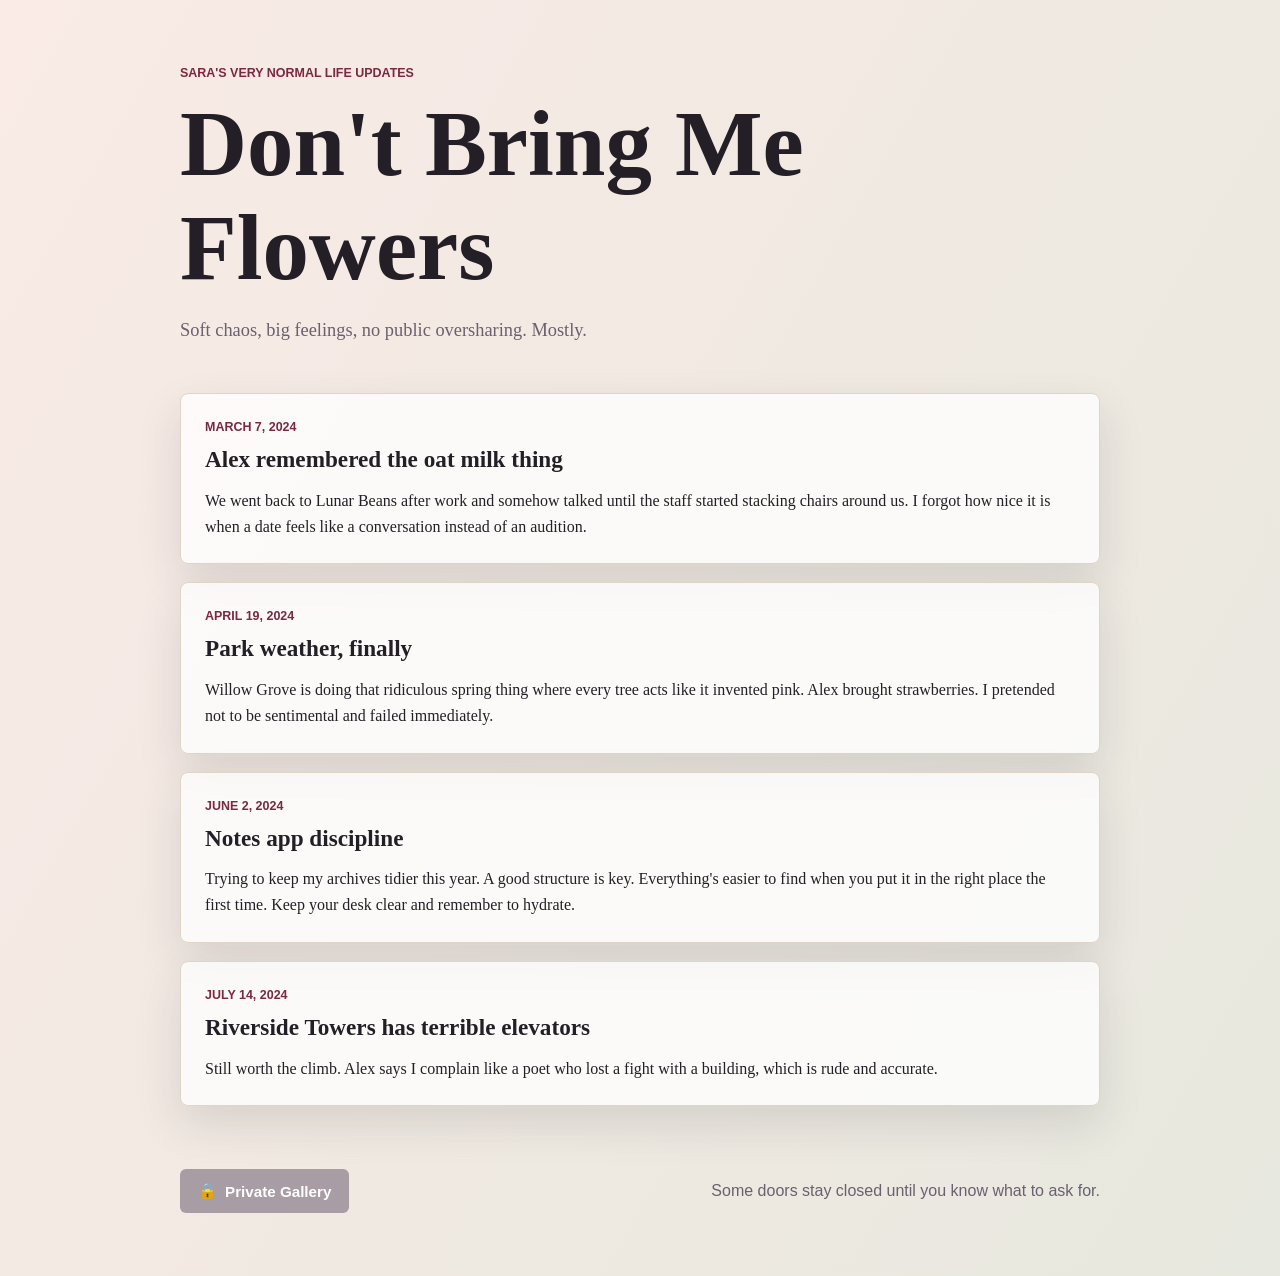
<file: NoFlowers-CTF/index.html>
<!DOCTYPE html>
<html lang="en">
<head>
  <meta charset="UTF-8">
  <meta name="viewport" content="width=device-width, initial-scale=1.0">
  <title>Don't Bring Me Flowers</title>
  <link rel="stylesheet" href="css/style.css">
  <script src="js/drama.js" defer></script>
</head>
<body>
  <header class="site-header">
    <p class="eyebrow">Sara's very normal life updates</p>
    <h1>Don't Bring Me Flowers</h1>
    <p class="tagline">Soft chaos, big feelings, no public oversharing. Mostly.</p>
  </header>

  <main class="blog-feed">
    <article class="post">
      <p class="date">March 7, 2024</p>
      <h2>Alex remembered the oat milk thing</h2>
      <p>
        We went back to Lunar Beans after work and somehow talked until the staff
        started stacking chairs around us. I forgot how nice it is when a date
        feels like a conversation instead of an audition.
      </p>
    </article>

    <article class="post">
      <p class="date">April 19, 2024</p>
      <h2>Park weather, finally</h2>
      <p>
        Willow Grove is doing that ridiculous spring thing where every tree acts
        like it invented pink. Alex brought strawberries. I pretended not to be
        sentimental and failed immediately.
      </p>
    </article>

    <article class="post">
      <p class="date">June 2, 2024</p>
      <h2>Notes app discipline</h2>
      <p>
      Trying to keep my archives tidier this year. A good structure is key.
      Everything's easier to find when you put it in the right place the first time.
      Keep your desk clear and remember to hydrate.
      </p>
    </article>

    <article class="post">
      <p class="date">July 14, 2024</p>
      <h2>Riverside Towers has terrible elevators</h2>
      <p>
        Still worth the climb. Alex says I complain like a poet who lost a fight
        with a building, which is rude and accurate.
      </p>
    </article>
  </main>

  <footer class="site-footer">
    <button id="privateGallery" class="locked-button" onclick="checkAccess()" disabled>
      <span aria-hidden="true">🔒</span>
      Private Gallery
    </button>
    <p>Some doors stay closed until you know what to ask for.</p>
  </footer>

  <!-- draft saved: private-thoughts.html - delete before publishing!! -->
</body>
</html>
</file>
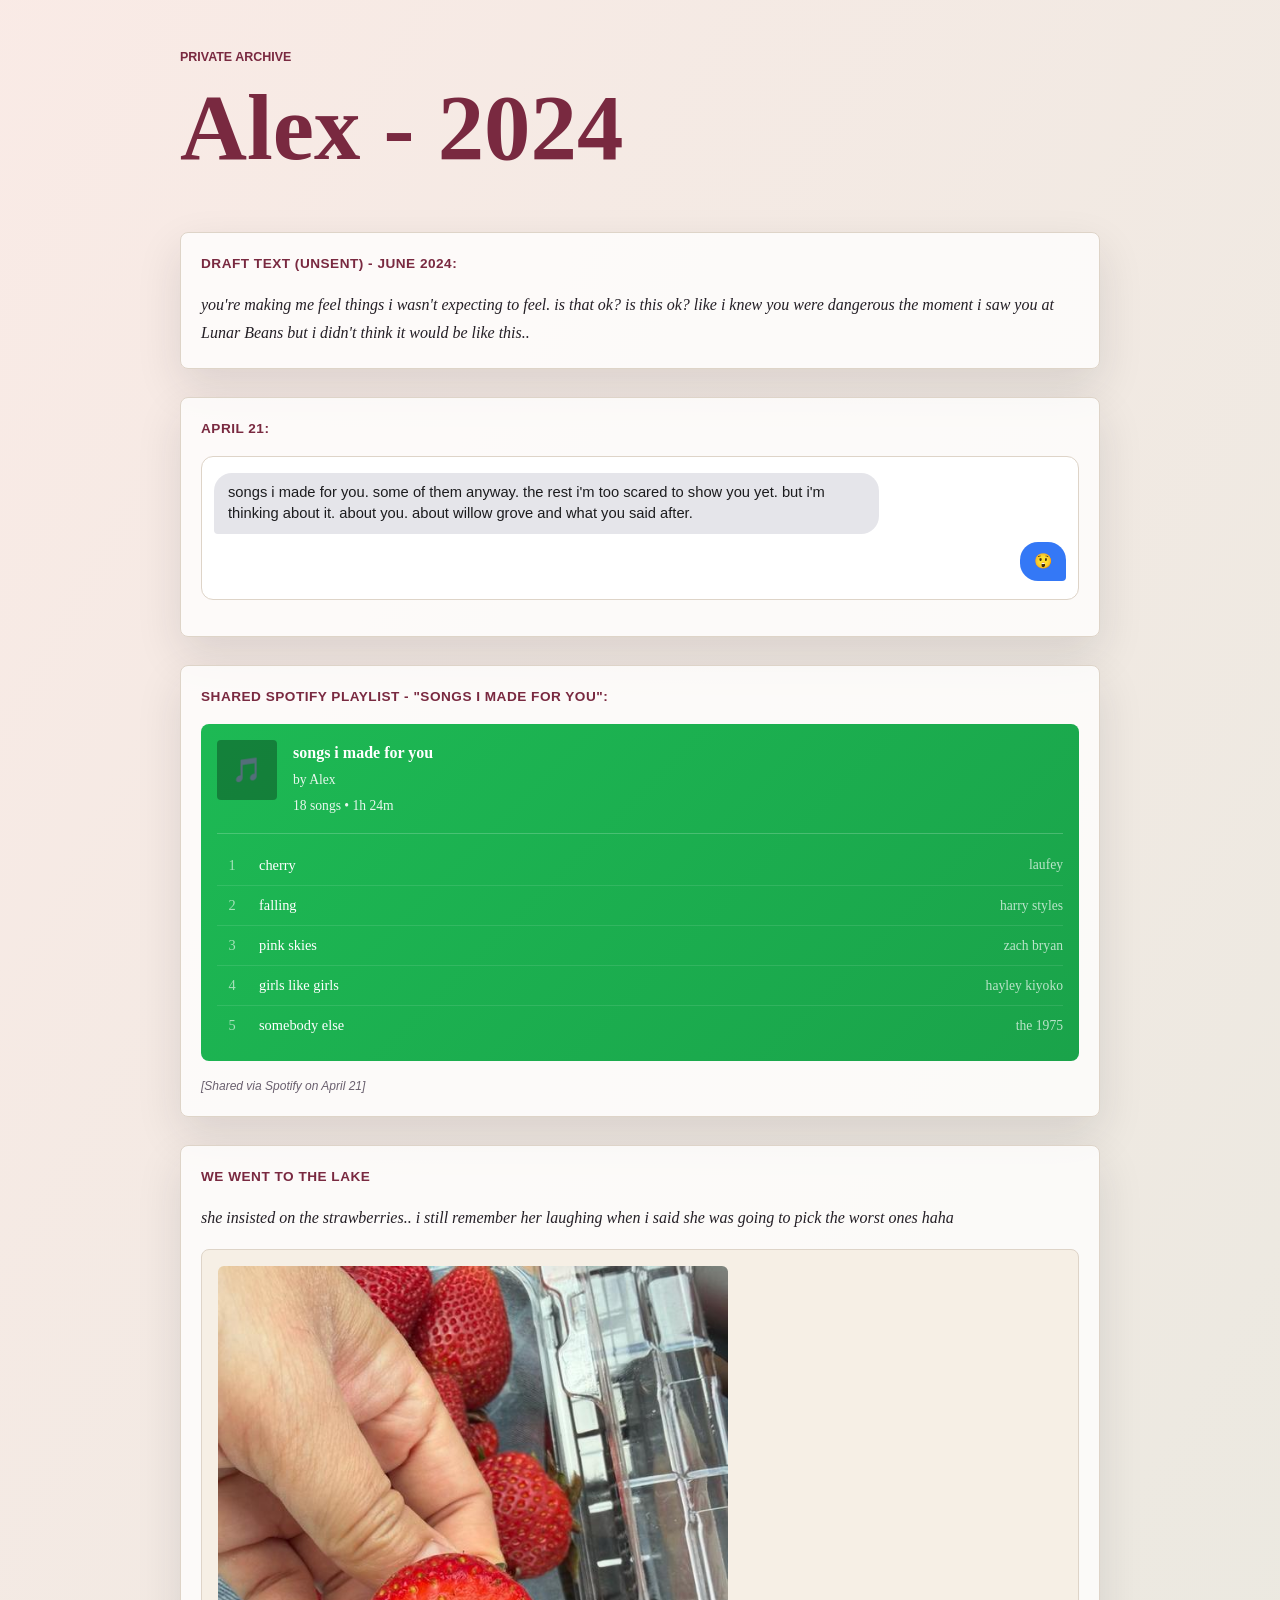
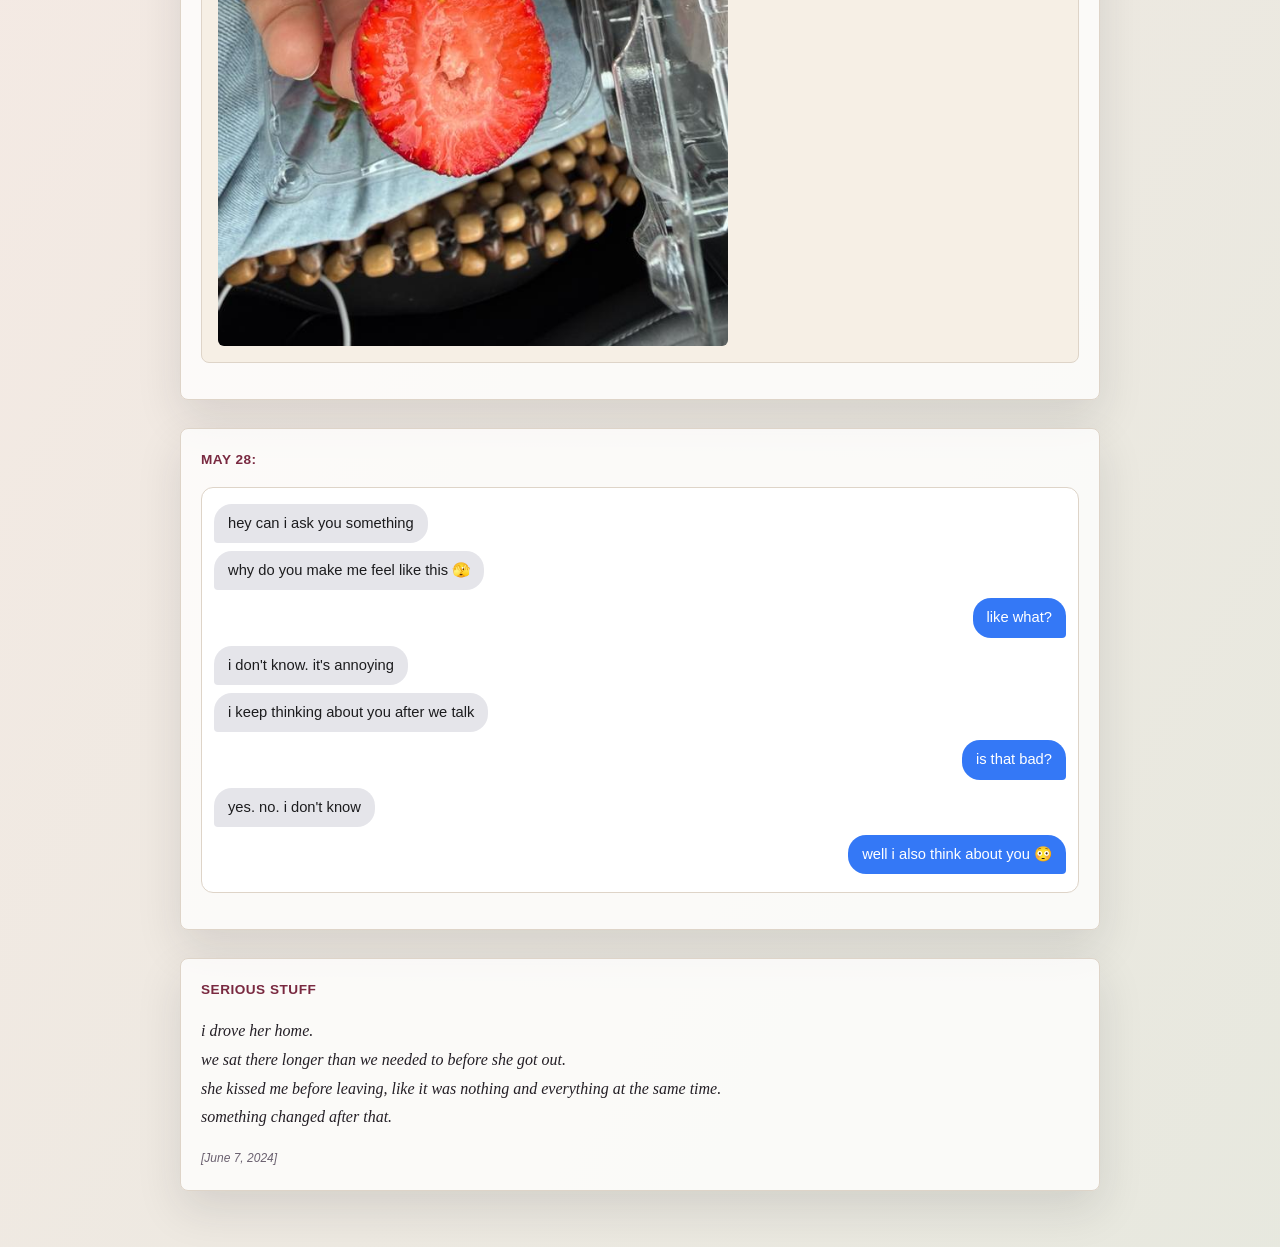
<file: NoFlowers-CTF/alex-2024/index.html>
<!DOCTYPE html>
<html lang="en">
<head>
  <meta charset="UTF-8">
  <meta name="viewport" content="width=device-width, initial-scale=1.0">
  <title>Alex - 2024</title>
  <link rel="stylesheet" href="../css/style.css">
</head>
<body class="archive-page">
  <header class="site-header">
    <p class="eyebrow">Private Archive</p>
    <h1>Alex - 2024</h1>
  </header>

  <main class="archive-content">

    <div class="artifact">
      <p class="label">Draft text (unsent) - June 2024:</p>
      <p class="artifact-text">
        you're making me feel things i wasn't expecting to feel. is that ok? is this ok? 
        like i knew you were dangerous the moment i saw you at Lunar Beans but i didn't think 
        it would be like this..
      </p>
    </div>
    
    <div class="artifact">
      <p class="label">April 21:</p>
      <div class="text-messages">
        <div class="message incoming">
          <p>songs i made for you. some of them anyway. the rest i'm too scared to show you yet.
            but i'm thinking about it. about you. about willow grove and what you said after.
          </p>
        </div>
        <div class="message outgoing">
          <p>😲</p>
        </div>
      </div>
    </div>

    <div class="artifact">
      <p class="label">Shared Spotify Playlist - "songs i made for you":</p>
      <div class="spotify-playlist">
        <div class="playlist-header">
          <div class="playlist-cover">🎵</div>
          <div class="playlist-info">
            <p class="playlist-title">songs i made for you</p>
            <p class="playlist-creator">by Alex</p>
            <p class="playlist-desc">18 songs • 1h 24m</p>
          </div>
        </div>
        <div class="playlist-tracks">
          <div class="track">
            <span class="track-num">1</span>
            <span class="track-name">cherry</span>
            <span class="track-artist">laufey</span>
          </div>
          <div class="track">
            <span class="track-num">2</span>
            <span class="track-name">falling</span>
            <span class="track-artist">harry styles</span>
          </div>
          <div class="track">
            <span class="track-num">3</span>
            <span class="track-name">pink skies</span>
            <span class="track-artist">zach bryan</span>
          </div>
          <div class="track">
            <span class="track-num">4</span>
            <span class="track-name">girls like girls</span>
            <span class="track-artist">hayley kiyoko</span>
          </div>
          <div class="track">
            <span class="track-num">5</span>
            <span class="track-name">somebody else</span>
            <span class="track-artist">the 1975</span>
          </div>
        </div>
      </div>
          <p class="label-meta">[Shared via Spotify on April 21]</p>
    </div>

    <div class="artifact">
      <p class="label">We went to the lake</p>
      <p class="artifact-text">
        she insisted on the strawberries.. i still remember her laughing when i said she was going to pick the worst ones haha
      </p>
      <div class="photo-note">
        <img src="../gallery/public/WhatsApp-image_0909889_Alex-2024.jpg" alt="Strawberries-Alex">
      </div>
    </div>

    <div class="artifact">
      <p class="label">May 28:</p>
      <div class="text-messages">
        <div class="message incoming">
          <p>hey can i ask you something</p>
        </div>
        <div class="message incoming">
          <p>why do you make me feel like this 🫣</p>
        </div>
        <div class="message outgoing">
          <p>like what?</p>
        </div>
        <div class="message incoming">
          <p>i don't know. it's annoying</p>
        </div>
        <div class="message incoming">
          <p>i keep thinking about you after we talk</p>
        </div>
        <div class="message outgoing">
          <p>is that bad?</p>
        </div>
        <div class="message incoming">
          <p>yes. no. i don't know</p>
        </div>
        <div class="message outgoing">
          <p>well i also think about you 😳</p>
        </div>
      </div>
    </div>

    <div class="artifact">
      <p class="label">Serious stuff</p>
      <div class="artifact-text">
        <p>
          i drove her home.<br>
          we sat there longer than we needed to before she got out.<br>
          she kissed me before leaving, like it was nothing and everything at the same time.<br>
          something changed after that.
        </p>
        <p class="label-meta">[June 7, 2024]</p>
      </div>
    </div>

  </main>
</body>
</html>
</file>
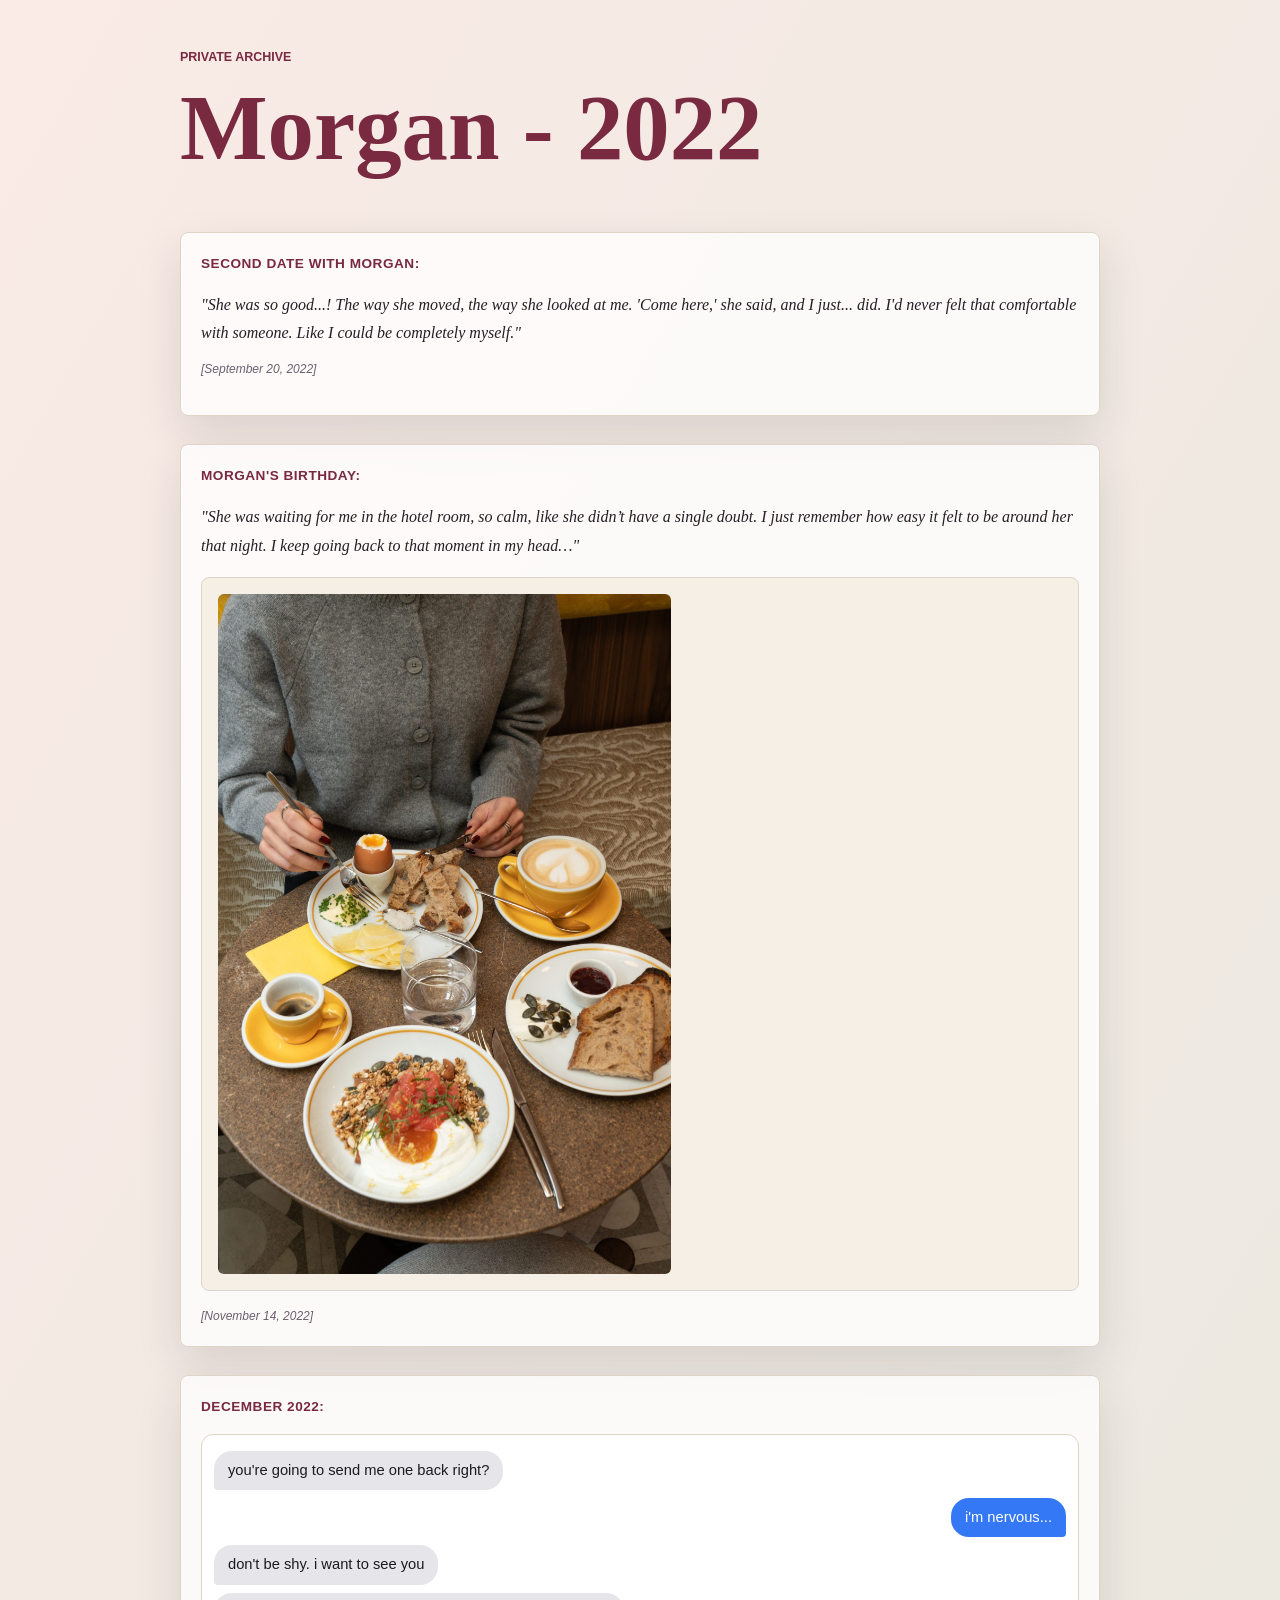
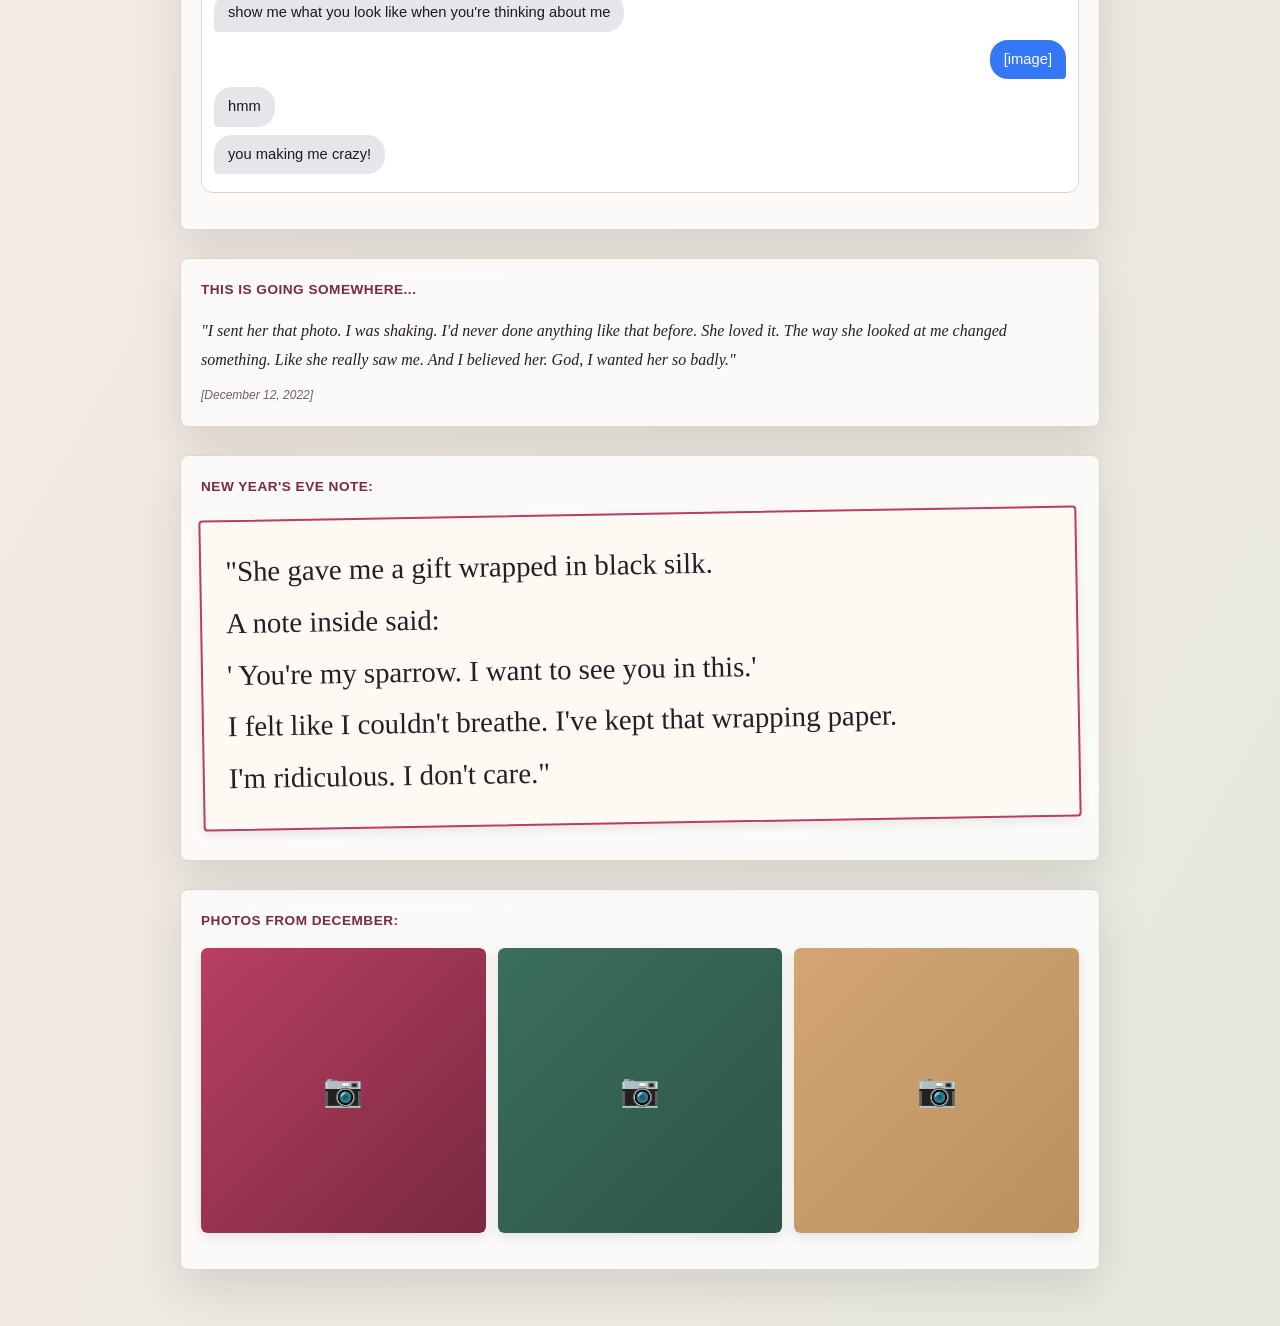
<file: NoFlowers-CTF/morgan-2022/index.html>
<!DOCTYPE html>
<html lang="en">
<head>
  <meta charset="UTF-8">
  <meta name="viewport" content="width=device-width, initial-scale=1.0">
  <title>Morgan - 2022</title>
  <link rel="stylesheet" href="../css/style.css">
</head>
<body class="archive-page">
  <header class="site-header">
    <p class="eyebrow">Private Archive</p>
    <h1>Morgan - 2022</h1>
  </header>

  <main class="archive-content">
    <div class="artifact">
      <p class="label">Second date with Morgan:</p>
      <p class="artifact-text">
        "She was so good...! The way she moved, the way she looked at me. 
        'Come here,' she said, and I just... did. I'd never felt that comfortable with someone. 
        Like I could be completely myself."
      <p class="label-meta">[September 20, 2022]</p>
      </p>
    </div>

    <div class="artifact">
      <p class="label">Morgan's birthday:</p>
      <p class="artifact-text">
        "She was waiting for me in the hotel room, so calm, like she didn’t have a single doubt.
        I just remember how easy it felt to be around her that night.
        I keep going back to that moment in my head…"
      </p>
      <div class="photo-note">
        <img src="../gallery/public/breakfast-morgan-2022.jpg" alt="Breakfast on the terrace">
      </div>
      <p class="label-meta">[November 14, 2022]</p>
    </div>

    <div class="artifact">
      <p class="label">December 2022:</p>
      <div class="text-messages">
        <div class="message incoming">
          <p>you're going to send me one back right?</p>
        </div>
        <div class="message outgoing">
          <p>i'm nervous...</p>
        </div>
        <div class="message incoming">
          <p>don't be shy. i want to see you</p>
        </div>
        <div class="message incoming">
          <p>show me what you look like when you're thinking about me</p>
        </div>
        <div class="message outgoing">
          <p>[image]</p>
        </div>
        <div class="message incoming">
          <p>hmm</p>
        </div>
        <div class="message incoming">
          <p>you making me crazy!</p>
        </div>
      </div>
    </div>

    <div class="artifact">
      <p class="label">This is going somewhere...</p>
      <p class="artifact-text">
        "I sent her that photo. I was shaking. I'd never done anything like that before. 
        She loved it. The way she looked at me changed something. Like she really saw me. 
        And I believed her. God, I wanted her so badly."
      </p>
      <p class="label-meta">[December 12, 2022]</p>
    </div>

    <div class="artifact">
      <p class="label">New Year's Eve note:</p>
      <div class="handwritten-note">
        <p class="note-text">
          "She gave me a gift wrapped in black silk.<br>
          A note inside said:<br>
          ' You're my sparrow. I want to see you in this.'<br>
          I felt like I couldn't breathe. I've kept that wrapping paper.<br>
          I'm ridiculous. I don't care."
        </p>
      </div>
    </div>

    <div class="artifact">
    <p class="label">Photos from December:</p>
    <div class="photo-grid">
      <div class="photo-card">
        <div class="photo-placeholder" style="background: linear-gradient(135deg, #b83f62 0%, #792940 100%);">📷</div>
        <div class="photo-overlay">
          <p>🔒 Private Gallery</p>
        </div>
      </div>
      <div class="photo-card">
        <div class="photo-placeholder" style="background: linear-gradient(135deg, #3b6f5b 0%, #2d5545 100%);">📷</div>
        <div class="photo-overlay">
          <p>🔒 Private Gallery</p>
        </div>
      </div>
      <div class="photo-card">
        <div class="photo-placeholder" style="background: linear-gradient(135deg, #d4a574 0%, #b8915f 100%);">📷</div>
        <div class="photo-overlay">
          <p>🔒 Private Gallery</p>
        </div>
      </div>
    </div>
  </div>    

  </main>
</body>
</html>
</file>
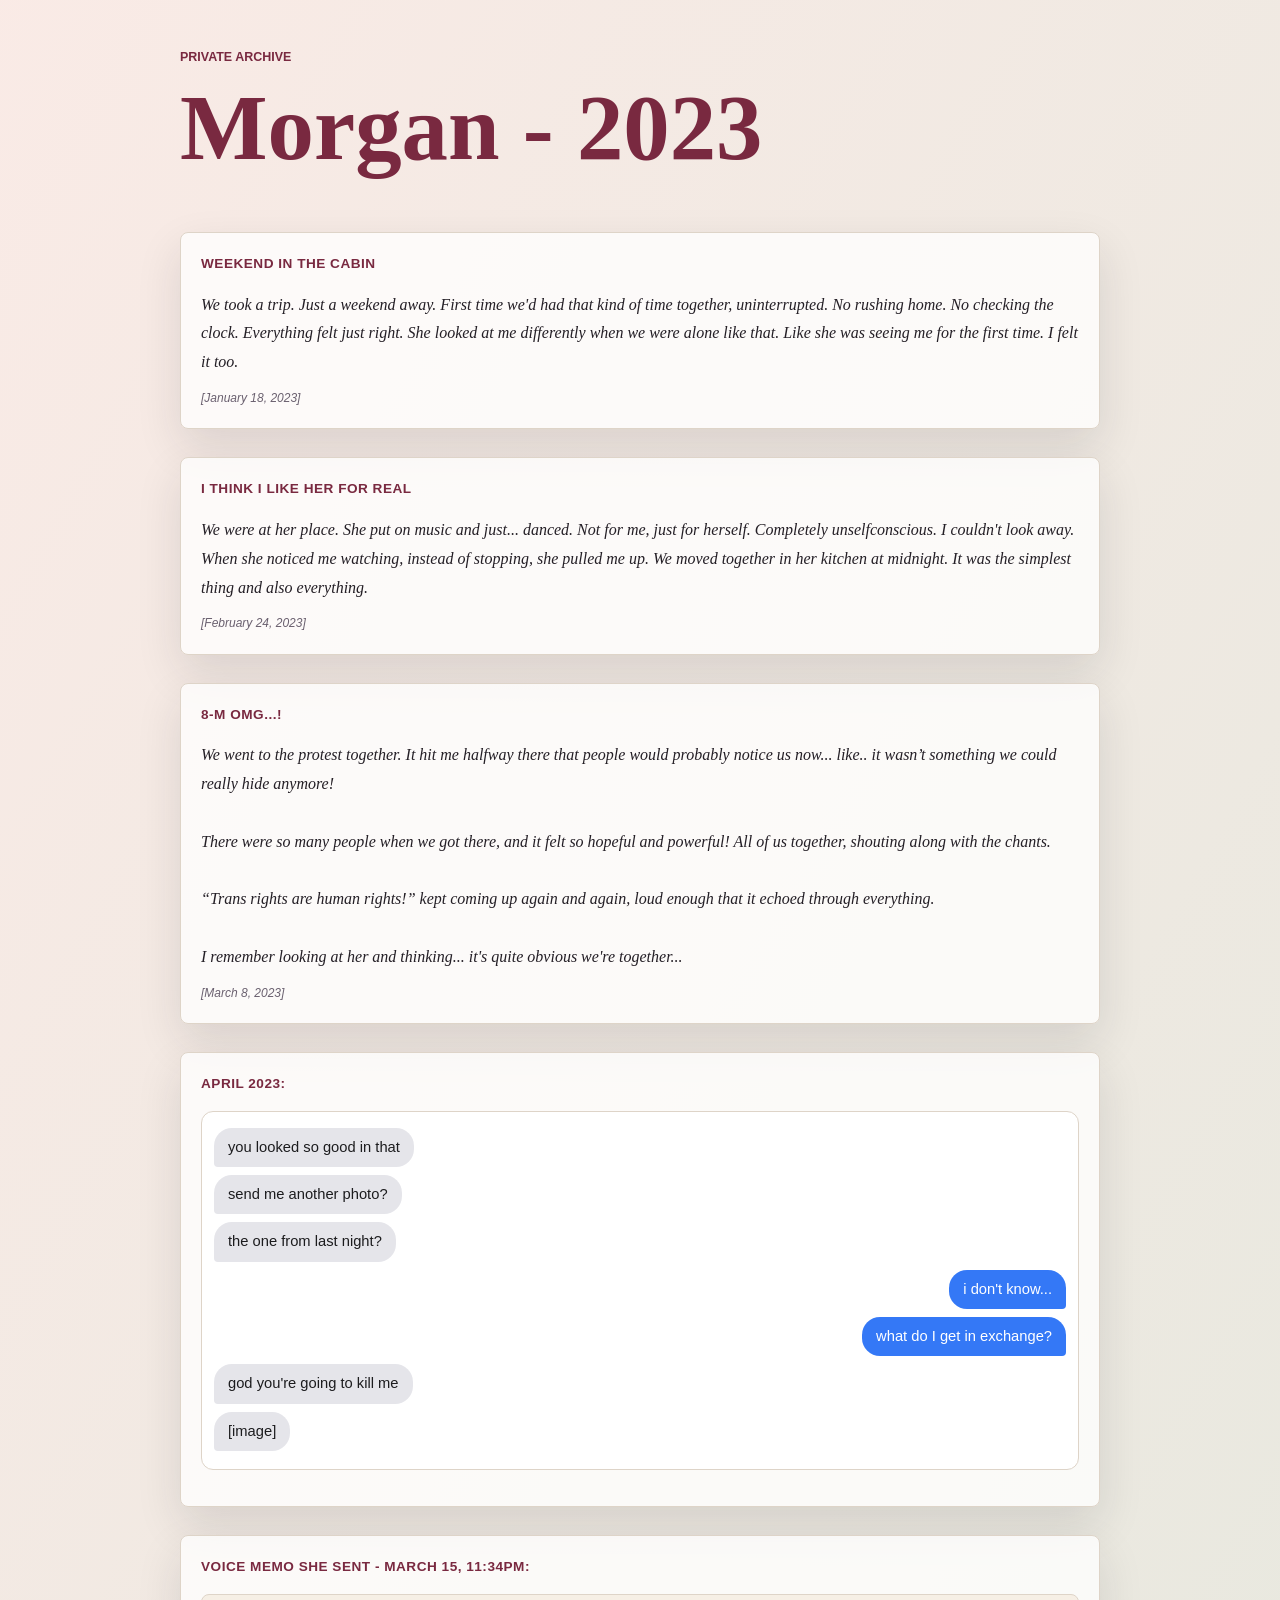
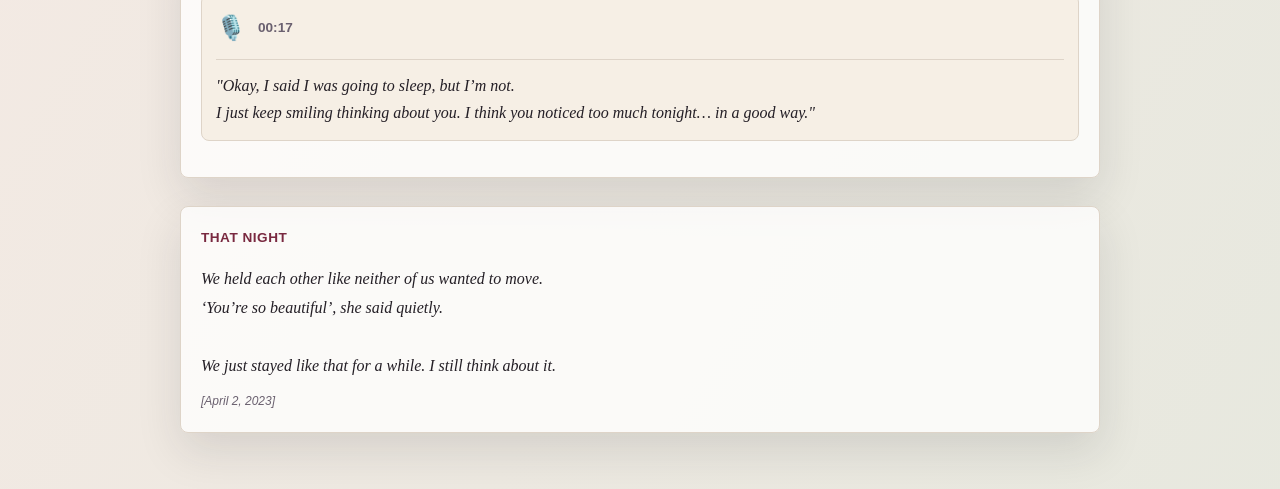
<file: NoFlowers-CTF/morgan-2023/index.html>
<!DOCTYPE html>
<html lang="en">
<head>
  <meta charset="UTF-8">
  <meta name="viewport" content="width=device-width, initial-scale=1.0">
  <title>Morgan - 2023</title>
  <link rel="stylesheet" href="../css/style.css">
</head>
<body class="archive-page">
  <header class="site-header">
    <p class="eyebrow">Private Archive</p>
    <h1>Morgan - 2023</h1>
  </header>

  <main class="archive-content">
    <div class="artifact">
      <p class="label">Weekend in the cabin</p>
      <p class="artifact-text">
        We took a trip. Just a weekend away. First time we'd had that kind of time together,
        uninterrupted. No rushing home. No checking the clock. Everything felt just right. 
        She looked at me differently when we were alone like that.
        Like she was seeing me for the first time. I felt it too.
      </p>
      <p class="label-meta">[January 18, 2023]</p>
    </div>
    <div class="artifact">
      <p class="label">I think I like her for real</p>
      <p class="artifact-text">
        We were at her place. She put on music and just... danced. Not for me, just for herself.
        Completely unselfconscious. I couldn't look away. When she noticed me watching, 
        instead of stopping, she pulled me up. We moved together in her kitchen at midnight. 
        It was the simplest thing and also everything.
      </p>
      <p class="label-meta">[February 24, 2023]</p>
    </div>

    <div class="artifact">
      <p class="label">8-M  Omg...!</p>
      <p class="artifact-text">
        We went to the protest together. It hit me halfway there that people would probably notice us now... like.. it wasn’t something we could really hide anymore!<br>
        <br>There were so many people when we got there, and it felt so hopeful and powerful! All of us together, shouting along with the chants.<br>
        <br>“Trans rights are human rights!” kept coming up again and again, loud enough that it echoed through everything.<br>
        <br>
        I remember looking at her and thinking... it's quite obvious we're together... 
      </p>
      <p class="label-meta">[March 8, 2023]</p>
    </div>

    <div class="artifact">
      <p class="label">April 2023:</p>
      <div class="text-messages">
        <div class="message incoming">
          <p>you looked so good in that</p>
        </div>
        <div class="message incoming">
          <p>send me another photo?</p>
        </div>
        <div class="message incoming">
          <p>the one from last night?</p>
        </div>
        <div class="message outgoing">
          <p>i don't know...</p>
        </div>
        <div class="message outgoing">
          <p>what do I get in exchange?</p>
        </div>
        <div class="message incoming">
          <p>god you're going to kill me</p>
        </div>
        <div class="message incoming">
          <p>[image]</p>
        </div>
      </div>
    </div>

    <div class="artifact">
      <p class="label">Voice memo she sent - March 15, 11:34pm:</p>
      <div class="voice-memo">
        <div class="memo-header">
          <span class="memo-icon">🎙️</span>
          <span class="memo-duration">00:17</span>
        </div>
        <div class="memo-transcript">
          <p>
          "Okay, I said I was going to sleep, but I’m not.<br>
          I just keep smiling thinking about you. I think you noticed too much tonight… in a good way."
          </p>
        </div>
      </div>
    </div>

    <div class="artifact">
      <p class="label">That night</p>
      <p class="artifact-text">
      We held each other like neither of us wanted to move.<br>
      ‘You’re so beautiful’, she said quietly.<br>
      <br>
      We just stayed like that for a while. I still think about it.
      </p>
      <p class="label-meta">[April 2, 2023]</p>
    </div>
  </main>
</body>
</html>
</file>
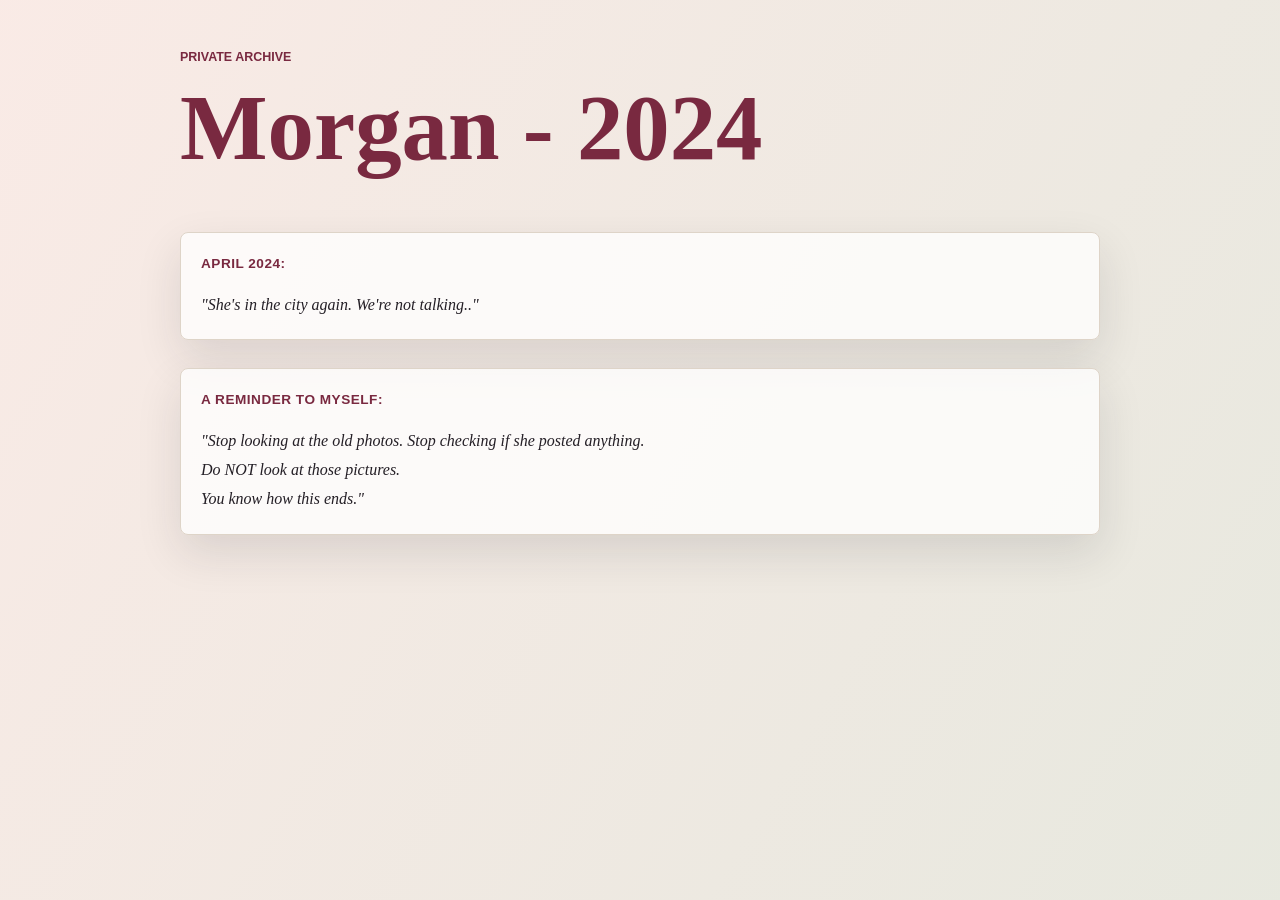
<file: NoFlowers-CTF/morgan-2024/index.html>
<!DOCTYPE html>
<html lang="en">
<head>
  <meta charset="UTF-8">
  <meta name="viewport" content="width=device-width, initial-scale=1.0">
  <title>Morgan - 2024</title>
  <link rel="stylesheet" href="../css/style.css">
</head>
<body class="archive-page">
  <header class="site-header">
    <p class="eyebrow">Private Archive</p>
    <h1>Morgan - 2024</h1>
  </header>

  <main class="archive-content">
    <div class="artifact">
      <p class="label">April 2024:</p>
      <p class="artifact-text">
        "She's in the city again. We're not talking.."
      </p>
    </div>

    <div class="artifact">
      <p class="label">A reminder to myself:</p>
      <p class="artifact-text">
        "Stop looking at the old photos. Stop checking if she posted anything.<br>
        Do NOT look at those pictures.<br>
        You know how this ends."
      </p>
    </div>
  </main>
</body>
</html>
</file>
<file: NoFlowers-CTF/css/style.css>
:root {
  color-scheme: light;
  --ink: #241f26;
  --muted: #6a606f;
  --paper: #fff9f1;
  --panel: #ffffff;
  --line: #ded4c8;
  --accent: #b83f62;
  --accent-dark: #792940;
  --green: #3b6f5b;
  --shadow: 0 18px 45px rgba(36, 31, 38, 0.12);
}

* {
  box-sizing: border-box;
}

html, body {
  margin: 0;
  padding: 0;
  min-height: 100vh;
}

body {
  background:
    linear-gradient(120deg, rgba(184, 63, 98, 0.08), rgba(59, 111, 91, 0.12)),
    var(--paper);
  color: var(--ink);
  font-family: Georgia, "Times New Roman", serif;
  line-height: 1.6;
}

.site-header,
.site-footer,
.blog-feed,
.unlock-panel,
.final-panel,
.archive-content {
  width: min(920px, calc(100% - 32px));
  margin-inline: auto;
}

.site-header {
  padding: 64px 0 28px;
}

.eyebrow,
.date {
  margin: 0 0 8px;
  color: var(--accent-dark);
  font-family: Arial, sans-serif;
  font-size: 0.78rem;
  font-weight: 700;
  letter-spacing: 0;
  text-transform: uppercase;
}

h1,
h2 {
  margin: 0;
  line-height: 1.12;
}

h1 {
  font-size: clamp(2.4rem, 8vw, 5.8rem);
}

h2 {
  font-size: 1.45rem;
}

.tagline {
  max-width: 620px;
  margin: 16px 0 0;
  color: var(--muted);
  font-size: 1.15rem;
}

.blog-feed {
  display: grid;
  gap: 18px;
  padding: 20px 0 36px;
}

.post,
.unlock-panel,
.final-panel {
  background: rgba(255, 255, 255, 0.78);
  border: 1px solid var(--line);
  border-radius: 8px;
  box-shadow: var(--shadow);
}

.post {
  padding: 24px;
}

.post p:last-child {
  margin-bottom: 0;
}

.site-footer {
  display: flex;
  flex-wrap: wrap;
  align-items: center;
  justify-content: space-between;
  gap: 16px;
  padding: 20px 0 56px;
  color: var(--muted);
  font-family: Arial, sans-serif;
}

button {
  min-height: 44px;
  border: 0;
  border-radius: 6px;
  padding: 0 18px;
  background: var(--accent);
  color: #fff;
  cursor: pointer;
  font: 700 0.95rem Arial, sans-serif;
}

button:hover:not(:disabled),
button:focus-visible:not(:disabled) {
  background: var(--accent-dark);
  transition: background 120ms ease;
}

button:disabled {
  background: #a89ca5;
  cursor: not-allowed;
}

.locked-button {
  display: inline-flex;
  align-items: center;
  gap: 8px;
}

.private-page {
  display: grid;
  place-items: center;
  padding: 32px 0;
  min-height: 100vh;
}

.unlock-panel,
.final-panel {
  padding: clamp(24px, 5vw, 44px);
  max-width: 600px;
}

label {
  display: block;
  margin-top: 28px;
  color: var(--muted);
  font-family: Arial, sans-serif;
  font-weight: 700;
}

.password-row {
  display: flex;
  gap: 10px;
  margin-top: 10px;
}

input {
  min-width: 0;
  flex: 1;
  min-height: 44px;
  border: 1px solid var(--line);
  border-radius: 6px;
  padding: 0 12px;
  font: 1rem Arial, sans-serif;
}

input[aria-invalid="true"] {
  border-color: var(--accent);
}

.message {
  min-height: 24px;
  color: var(--accent-dark);
  font-family: Arial, sans-serif;
  font-weight: 700;
}

.text-messages .message {
  color: inherit;
  font-weight: normal;
  min-height: unset;
}

.journal {
  margin-top: 22px;
  border-left: 4px solid var(--green);
  padding: 8px 0 8px 18px;
  transition: filter 180ms ease, opacity 180ms ease;
}

.journal.locked {
  filter: blur(5px);
  opacity: 0.35;
  user-select: none;
  pointer-events: none;
}

.journal p {
  margin: 12px 0;
}

/* Archive pages styling */
.archive-page {
  background:
    linear-gradient(120deg, rgba(184, 63, 98, 0.08), rgba(59, 111, 91, 0.12)),
    var(--paper);
  color: var(--ink);
  font-family: Georgia, "Times New Roman", serif;
  line-height: 1.6;
}

.archive-page .site-header {
  padding: 48px 0 32px;
}

.archive-page h1 {
  color: var(--accent-dark);
}

.archive-content {
  padding: 20px 0 56px;
  display: grid;
  gap: 28px;
}

.artifact {
  background: rgba(255, 255, 255, 0.78);
  border: 1px solid var(--line);
  border-radius: 8px;
  padding: 20px;
  box-shadow: var(--shadow);
}

.artifact .label {
  margin: 0 0 16px;
  color: var(--accent-dark);
  font-family: Arial, sans-serif;
  font-size: 0.85rem;
  font-weight: 700;
  text-transform: uppercase;
  letter-spacing: 0.5px;
}

.artifact .label-meta {
  display: block;
  margin: 12px 0 0;
  color: var(--muted);
  font-family: Arial, sans-serif;
  font-size: 0.75rem;
  font-weight: normal;
  text-transform: none;
  font-style: italic;
}

.artifact-text {
  margin: 0 0 12px;
  color: var(--ink);
  font-style: italic;
  line-height: 1.8;
}

.artifact-text:last-child {
  margin-bottom: 0;
}

.artifact-text.encrypted {
  font-family: Consolas, "Courier New", monospace;
  font-style: normal;
  background: #f6efe5;
  padding: 10px 14px;
  border-radius: 4px;
  display: inline-block;
  font-weight: 700;
  color: var(--accent-dark);
  word-break: break-all;
  margin: 8px 0;
}

.message-sender {
  font-weight: 700;
  color: var(--accent-dark);
}

.artifact .message-row {
  margin: 10px 0;
}

.artifact .message-row .artifact-text {
  margin: 0;
}

/* Spotify Playlist Styling */
.spotify-playlist {
  background: linear-gradient(135deg, #1db954 0%, #1aa34a 100%);
  border-radius: 8px;
  padding: 16px;
  margin: 16px 0;
  color: white;
}

.playlist-header {
  display: flex;
  gap: 16px;
  margin-bottom: 16px;
}

.playlist-cover {
  width: 60px;
  height: 60px;
  background: rgba(0, 0, 0, 0.3);
  border-radius: 4px;
  display: flex;
  align-items: center;
  justify-content: center;
  font-size: 24px;
  flex-shrink: 0;
}

.playlist-info {
  display: flex;
  flex-direction: column;
  justify-content: center;
  color: white;
}

.playlist-title {
  margin: 0;
  font-weight: 700;
  font-size: 1rem;
}

.playlist-creator,
.playlist-desc {
  margin: 4px 0 0;
  font-size: 0.85rem;
  opacity: 0.9;
}

.playlist-tracks {
  border-top: 1px solid rgba(255, 255, 255, 0.2);
  padding-top: 12px;
}

.track {
  display: grid;
  grid-template-columns: 30px 1fr 120px;
  gap: 12px;
  padding: 8px 0;
  font-size: 0.9rem;
  align-items: center;
  border-bottom: 1px solid rgba(255, 255, 255, 0.1);
}

.track:last-child {
  border-bottom: none;
}

.track-num {
  color: rgba(255, 255, 255, 0.6);
  text-align: center;
}

.track-name {
  color: white;
  font-weight: 500;
}

.track-artist {
  color: rgba(255, 255, 255, 0.7);
  font-size: 0.85rem;
  text-align: right;
}

/* Text Message Styling */
.text-messages {
  display: flex;
  flex-direction: column;
  gap: 6px;
  margin: 16px 0;
  padding: 16px 12px;
  background: #ffffff;
  border-radius: 12px;
  border: 1px solid var(--line);
}

.message {
  display: flex;
  margin-bottom: 2px;
}

.message p {
  margin: 0;
  padding: 9px 14px;
  border-radius: 18px;
  max-width: 78%;
  word-wrap: break-word;
  font-family: Arial, sans-serif;
  font-size: 0.92rem;
  line-height: 1.45;
}

.message.incoming p {
  background: #e5e5ea;
  color: #1c1c1e;
  border-bottom-left-radius: 4px;
}

.message.outgoing {
  justify-content: flex-end;
}

.message.outgoing p {
  background: #3478f6;
  color: #ffffff;
  border-bottom-right-radius: 4px;
}

/* Voice Memo Styling */
.voice-memo {
  background: #f6efe5;
  border-radius: 8px;
  padding: 14px;
  margin: 16px 0;
  border: 1px solid var(--line);
}

.memo-header {
  display: flex;
  align-items: center;
  gap: 12px;
  margin-bottom: 12px;
  padding-bottom: 12px;
  border-bottom: 1px solid var(--line);
}

.memo-icon {
  font-size: 24px;
}

.memo-duration {
  color: var(--muted);
  font-family: Arial, sans-serif;
  font-weight: 700;
  font-size: 0.85rem;
}

.memo-transcript {
  color: var(--ink);
  font-style: italic;
  line-height: 1.7;
}

.memo-transcript p {
  margin: 0;
}

/* Photo Note Styling */
.photo-note {
  background: #f6efe5;
  border-radius: 8px;
  padding: 16px;
  margin: 16px 0;
  border: 1px solid var(--line);
  display: flex;
  gap: 16px;
  align-items: flex-start;
}

.photo-note img {
  max-width: 100%;
  max-height: 680px;
  height: auto;
  width: auto;
  display: block;
  border-radius: 6px;
}

.photo-placeholder {
  width: 80px;
  height: 80px;
  background: linear-gradient(135deg, rgba(184, 63, 98, 0.2), rgba(59, 111, 91, 0.2));
  border-radius: 6px;
  display: flex;
  align-items: center;
  justify-content: center;
  font-size: 32px;
  flex-shrink: 0;
}

.photo-note .artifact-text {
  flex: 1;
}

/* Handwritten Note Styling */
.handwritten-note {
  background: #fef9f3;
  border: 2px solid var(--accent);
  border-radius: 4px;
  padding: 24px;
  margin: 16px 0;
  font-family: "Brush Script MT";
  transform: rotate(-1deg);
  box-shadow: 0 4px 12px rgba(0, 0, 0, 0.08);
}

.photo-grid {
  display: grid;
  grid-template-columns: repeat(auto-fit, minmax(120px, 1fr));
  gap: 12px;
  margin: 16px 0;
}

.photo-card {
  position: relative;
  aspect-ratio: 1;
  cursor: pointer;
  overflow: hidden;
  border-radius: 6px;
  box-shadow: 0 4px 12px rgba(0, 0, 0, 0.1);
}

.photo-placeholder {
  width: 100%;
  height: 100%;
  transition: transform 200ms ease;
}

.photo-card:hover .photo-placeholder {
  transform: scale(1.05);
}

.photo-overlay {
  position: absolute;
  inset: 0;
  background: rgba(0, 0, 0, 0.7);
  display: flex;
  align-items: center;
  justify-content: center;
  opacity: 0;
  transition: opacity 200ms ease;
}

.photo-card:hover .photo-overlay {
  opacity: 1;
}

.photo-overlay p {
  color: white;
  font-weight: 700;
  margin: 0;
  font-size: 0.95rem;
}

.note-text {
  margin: 0;
  color: var(--ink);
  font-size: 1.8rem;
  line-height: 1.8;
  font-style: normal;
}

/* Encrypted Box Styling */
.encrypted-box {
  background: #f6efe5;
  border: 1px solid var(--line);
  border-radius: 8px;
  padding: 16px;
  margin: 16px 0;
  text-align: center;
}

/* Final page styling */
.final-page {
  display: grid;
  place-items: center;
  min-height: 100vh;
  background:
    linear-gradient(120deg, rgba(184, 63, 98, 0.08), rgba(59, 111, 91, 0.12)),
    var(--paper);
  padding: 32px 0;
}

.final-panel {
  text-align: center;
  max-width: 600px;
}

.final-panel h1 {
  margin: 0 0 24px;
  color: var(--accent-dark);
}

.final-panel p {
  margin: 0 0 16px;
  color: var(--ink);
  font-size: 1.05rem;
  line-height: 1.7;
}

.final-panel p:last-of-type {
  margin-bottom: 32px;
}

.flag {
  display: inline-block;
  margin-top: 18px;
  border: 2px solid var(--accent);
  border-radius: 6px;
  padding: 16px 20px;
  background: #f6efe5;
  color: var(--accent-dark);
  font: 700 1.1rem Consolas, "Courier New", monospace;
  letter-spacing: 1px;
  word-break: break-all;
}

@media (max-width: 620px) {
  .password-row {
    flex-direction: column;
  }

  button {
    width: 100%;
  }

  .archive-content {
    gap: 20px;
  }

  .artifact {
    padding: 16px;
  }

  .flag {
    font-size: 0.9rem;
    padding: 12px 16px;
  }
}
</file>
